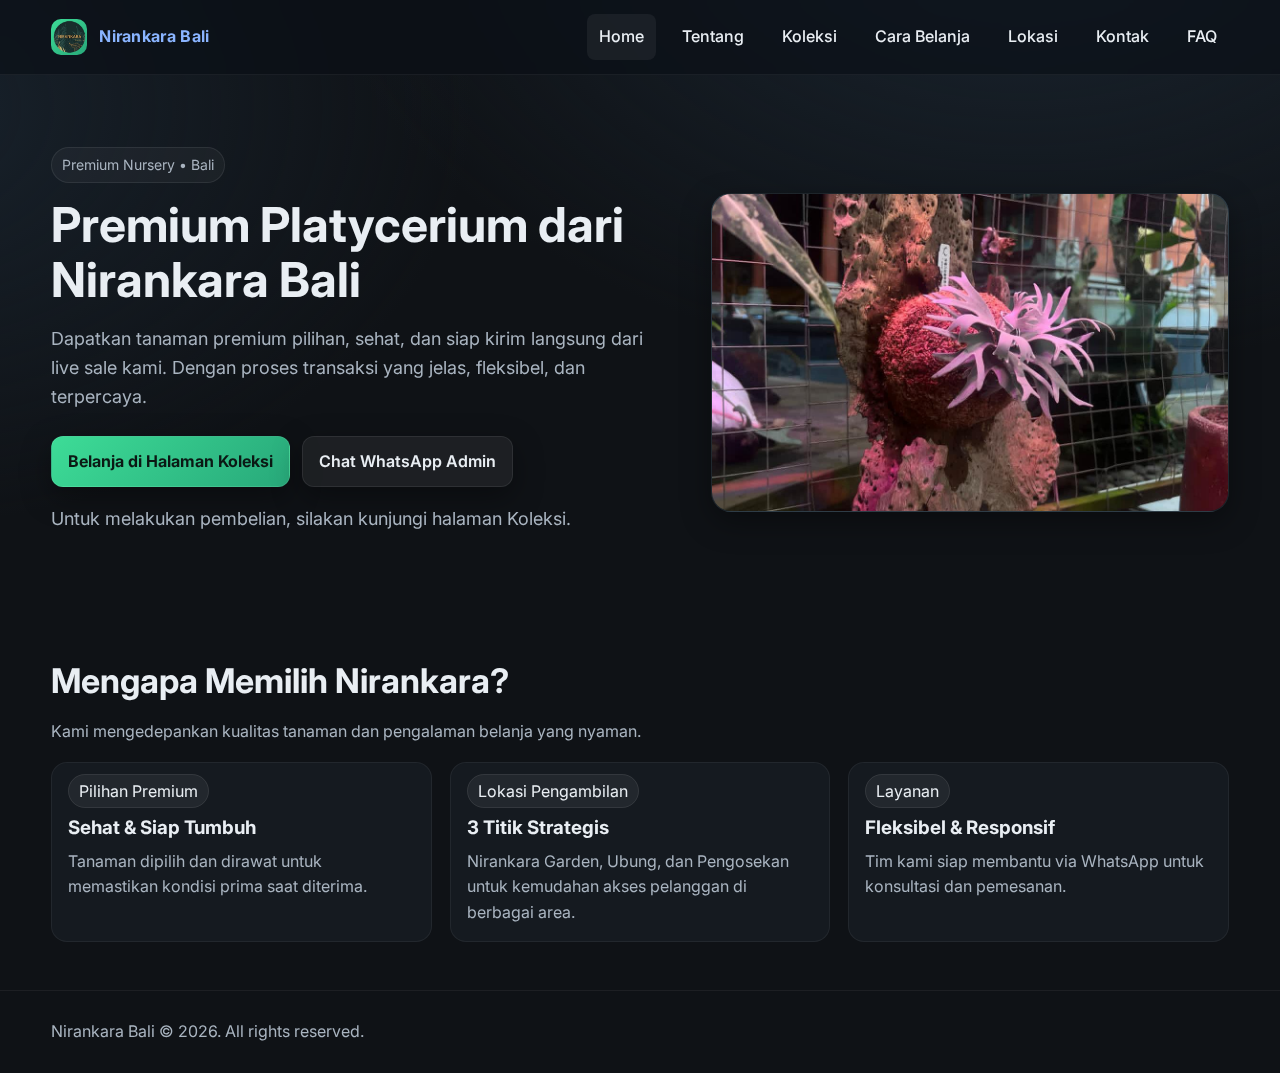
<file: index.html>
<!DOCTYPE html>
<html lang="id">
<head>
  <meta charset="UTF-8">
  <meta name="viewport" content="width=device-width, initial-scale=1.0">
  <title>Nirankara Bali — Premium Platycerium</title>
  <meta name="description" content="Nirankara Bali: spesialis Platycerium & Anthurium premium. Transparan, fleksibel, terpercaya.">
  <link rel="preconnect" href="https://fonts.googleapis.com">
  <link rel="preconnect" href="https://fonts.gstatic.com" crossorigin>
  <link href="https://fonts.googleapis.com/css2?family=Inter:wght@400;500;600;700;900&display=swap" rel="stylesheet">
  <link rel="stylesheet" href="assets/css/style.css">
</head>
<body>
  <header class="site-header">
    <div class="container nav">
      <a href="index.html" class="brand" aria-label="Nirankara Bali">
        <img src="Foto/Logo.png" class="logo" alt="Logo Nirankara Bali">
        <span>Nirankara Bali</span>
      </a>
      <nav class="nav-links">
        <a href="index.html" class="active">Home</a>
        <a href="tentang.html">Tentang</a>
        <a href="koleksi.html">Koleksi</a>
        <a href="belanja.html">Cara Belanja</a>
        <a href="lokasi.html">Lokasi</a>
        <a href="kontak.html">Kontak</a>
        <a href="faq.html">FAQ</a>
      </nav>
      <button class="nav-toggle" aria-label="Toggle navigation">☰</button>
    </div>
  </header>

  <main>
    <section class="hero">
      <div class="container hero-grid">
        <div>
          <span class="eyebrow">Premium Nursery • Bali</span>
          <h1>Premium Platycerium dari Nirankara Bali</h1>
          <p>Dapatkan tanaman premium pilihan, sehat, dan siap kirim langsung dari live sale kami. Dengan proses transaksi yang jelas, fleksibel, dan terpercaya.</p>
          <div class="cta-row">
            <a class="btn" href="koleksi.html">Belanja di Halaman Koleksi</a>
            <a class="btn secondary" href="https://wa.me/6285173001474" target="_blank" rel="noopener">Chat WhatsApp Admin</a>
          </div>
          <p>Untuk melakukan pembelian, silakan kunjungi halaman Koleksi.</p>
        </div>
        <div class="media-card">
          <img src="Foto/Berandaaa.jpg" alt="Ilustrasi Platycerium & Anthurium">
        </div>
      </div>
    </section>

    <section class="section">
      <div class="container">
        <h2>Mengapa Memilih Nirankara?</h2>
        <p class="lead">Kami mengedepankan kualitas tanaman dan pengalaman belanja yang nyaman.</p>
        <div class="cards">
          <div class="card">
            <span class="chip">Pilihan Premium</span>
            <h3>Sehat & Siap Tumbuh</h3>
            <p>Tanaman dipilih dan dirawat untuk memastikan kondisi prima saat diterima.</p>
          </div>
          <div class="card">
            <span class="chip">Lokasi Pengambilan</span>
            <h3>3 Titik Strategis</h3>
            <p>Nirankara Garden, Ubung, dan Pengosekan untuk kemudahan akses pelanggan di berbagai area.</p>
          </div>
          <div class="card">
            <span class="chip">Layanan</span>
            <h3>Fleksibel & Responsif</h3>
            <p>Tim kami siap membantu via WhatsApp untuk konsultasi dan pemesanan.</p>
          </div>
        </div>
      </div>
    </section>
  </main>

  <footer class="site-footer">
    <div class="container">
      <div>Nirankara Bali © <span id="year"></span>. All rights reserved.</div>
    </div>
  </footer>

  <script src="assets/js/main.js"></script>
  <script>
    document.getElementById('year').textContent = new Date().getFullYear();
  </script>
</body>
<noscript>Aktifkan JavaScript untuk pengalaman terbaik.</noscript>
</html>
</file>
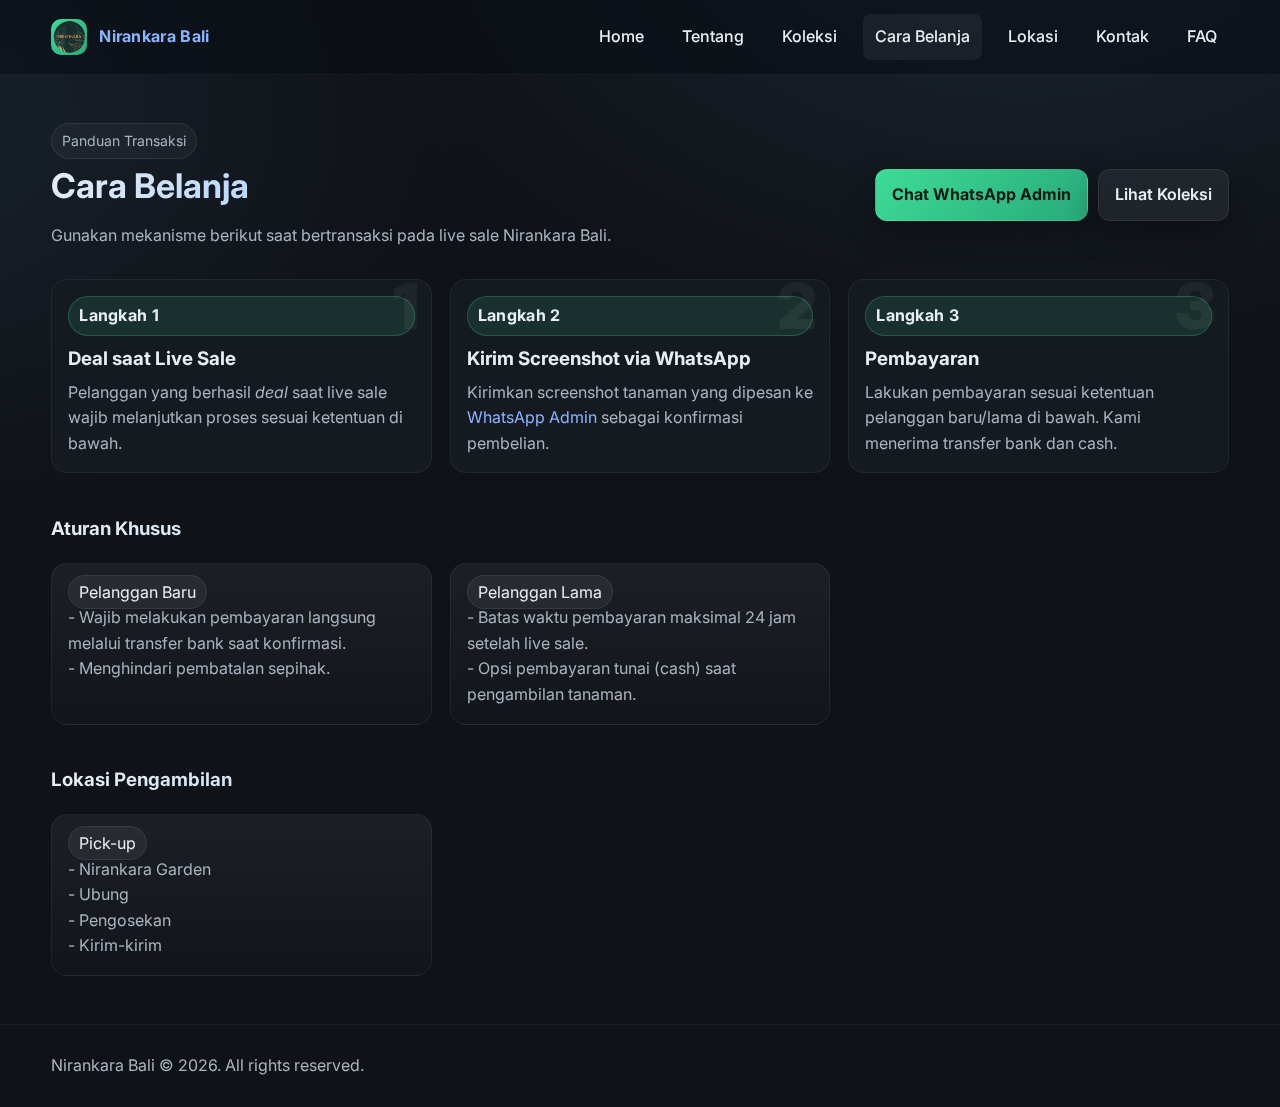
<file: belanja.html>
<!DOCTYPE html>
<html lang="id">
<head>
  <meta charset="UTF-8">
  <meta name="viewport" content="width=device-width, initial-scale=1.0">
  <title>Cara Belanja — Nirankara Bali</title>
  <meta name="description" content="Panduan langkah belanja di Nirankara Bali: screenshot, WhatsApp Admin, pembayaran.">
  <link rel="preconnect" href="https://fonts.googleapis.com">
  <link rel="preconnect" href="https://fonts.gstatic.com" crossorigin>
  <link href="https://fonts.googleapis.com/css2?family=Inter:wght@400;500;600;700;900&display=swap" rel="stylesheet">
  <link rel="stylesheet" href="assets/css/style.css">
</head>
<body>
  <header class="site-header">
    <div class="container nav">
      <a href="index.html" class="brand" aria-label="Nirankara Bali">
        <img src="Foto/Logo.png" class="logo" alt="Logo Nirankara Bali">
        <span>Nirankara Bali</span>
      </a>
      <nav class="nav-links">
        <a href="index.html">Home</a>
        <a href="tentang.html">Tentang</a>
        <a href="koleksi.html">Koleksi</a>
        <a href="belanja.html" class="active">Cara Belanja</a>
        <a href="lokasi.html">Lokasi</a>
        <a href="kontak.html">Kontak</a>
        <a href="faq.html">FAQ</a>
      </nav>
      <button class="nav-toggle" aria-label="Toggle navigation">☰</button>
    </div>
  </header>

  <main>
    <section class="section">
      <div class="container">
        <div class="section-header">
          <div>
            <div class="eyebrow">Panduan Transaksi</div>
            <h2 class="gradient-text">Cara Belanja</h2>
            <p class="lead">Gunakan mekanisme berikut saat bertransaksi pada live sale Nirankara Bali.</p>
          </div>
          <div class="section-actions">
            <a class="btn" href="https://wa.me/6285173001474" target="_blank" rel="noopener">Chat WhatsApp Admin</a>
            <a class="btn secondary" href="koleksi.html">Lihat Koleksi</a>
          </div>
        </div>
        <div class="cards steps-grid">
          <div class="card step">
            <div class="step-num">1</div>
            <span class="chip brand">Langkah 1</span>
            <h3>Deal saat Live Sale</h3>
            <p>Pelanggan yang berhasil <em>deal</em> saat live sale wajib melanjutkan proses sesuai ketentuan di bawah.</p>
          </div>
          <div class="card step">
            <div class="step-num">2</div>
            <span class="chip brand">Langkah 2</span>
            <h3>Kirim Screenshot via WhatsApp</h3>
            <p>Kirimkan screenshot tanaman yang dipesan ke <a href="https://wa.me/6285173001474" target="_blank" rel="noopener">WhatsApp Admin</a> sebagai konfirmasi pembelian.</p>
          </div>
          <div class="card step">
            <div class="step-num">3</div>
            <span class="chip brand">Langkah 3</span>
            <h3>Pembayaran</h3>
            <p>Lakukan pembayaran sesuai ketentuan pelanggan baru/lama di bawah. Kami menerima transfer bank dan cash.</p>
          </div>
        </div>

        <div class="spacer"></div>
        <h3 class="gradient-text">Aturan Khusus</h3>
        <div class="cards">
          <div class="card glass">
            <span class="chip">Pelanggan Baru</span>
            <p>
              - Wajib melakukan pembayaran langsung melalui transfer bank saat konfirmasi.<br>
              - Menghindari pembatalan sepihak.
            </p>
          </div>
          <div class="card glass">
            <span class="chip">Pelanggan Lama</span>
            <p>
              - Batas waktu pembayaran maksimal 24 jam setelah live sale.<br>
              - Opsi pembayaran tunai (cash) saat pengambilan tanaman.<br>
            </p>
          </div>
        </div>

        <div class="spacer"></div>
        <h3 class="gradient-text">Lokasi Pengambilan</h3>
        <div class="cards">
          <div class="card glass">
            <span class="chip">Pick-up</span>
            <p>
              - Nirankara Garden<br>
              - Ubung<br>
              - Pengosekan<br>
              - Kirim-kirim
            </p>
          </div>
        </div>
      </div>
    </section>
  </main>

  <footer class="site-footer">
    <div class="container">
      <div>Nirankara Bali © <span id="year"></span>. All rights reserved.</div>
    </div>
  </footer>

  <script src="assets/js/main.js"></script>
  <script>document.getElementById('year').textContent = new Date().getFullYear();</script>
</body>
</html>
</file>
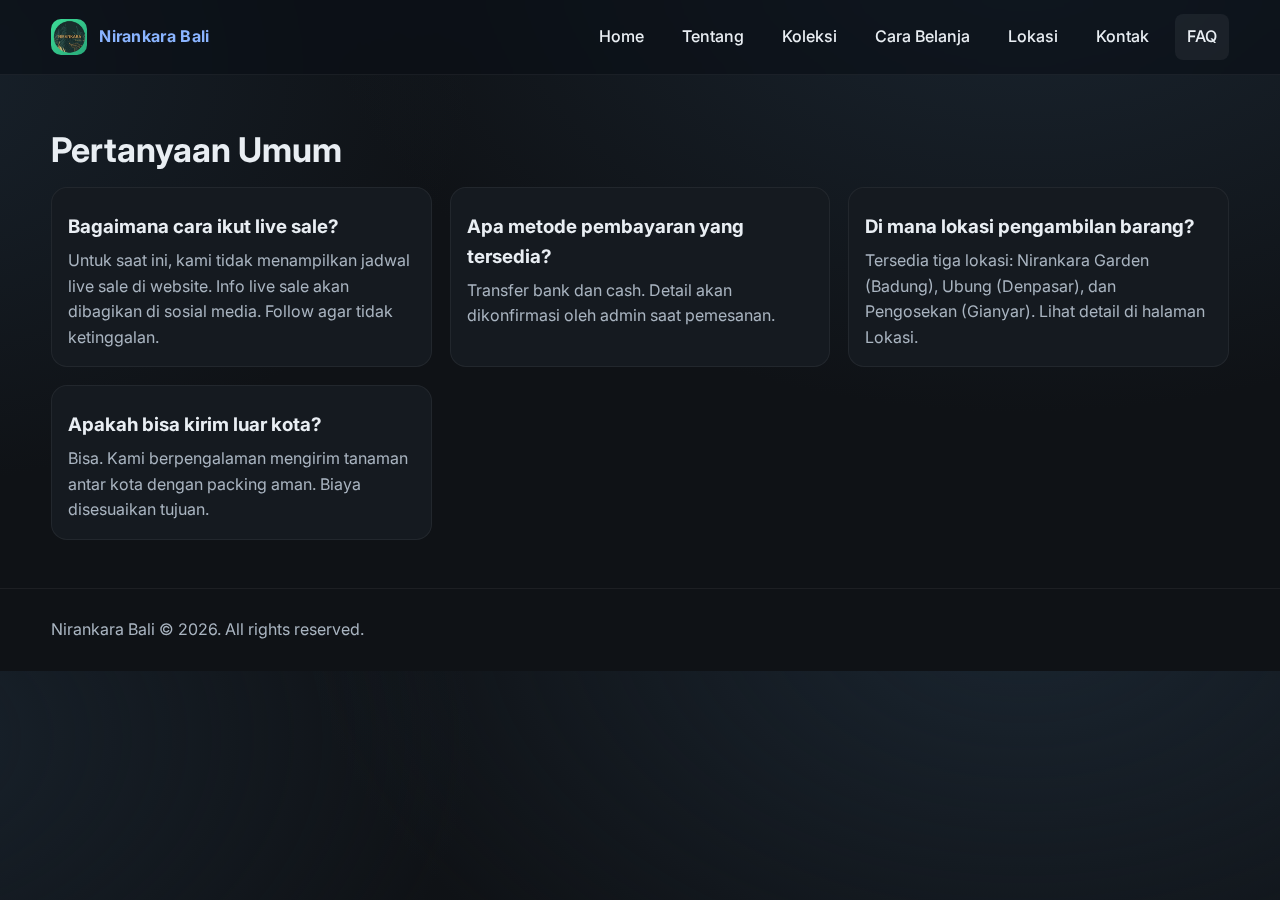
<file: faq.html>
<!DOCTYPE html>
<html lang="id">
<head>
  <meta charset="UTF-8">
  <meta name="viewport" content="width=device-width, initial-scale=1.0">
  <title>FAQ — Nirankara Bali</title>
  <meta name="description" content="Pertanyaan umum tentang pembelian, pembayaran, dan lokasi pengambilan di Nirankara Bali.">
  <link rel="preconnect" href="https://fonts.googleapis.com">
  <link rel="preconnect" href="https://fonts.gstatic.com" crossorigin>
  <link href="https://fonts.googleapis.com/css2?family=Inter:wght@400;500;600;700;900&display=swap" rel="stylesheet">
  <link rel="stylesheet" href="assets/css/style.css">
</head>
<body>
  <header class="site-header">
    <div class="container nav">
      <a href="index.html" class="brand" aria-label="Nirankara Bali">
        <img src="Foto/Logo.png" class="logo" alt="Logo Nirankara Bali">
        <span>Nirankara Bali</span>
      </a>
      <nav class="nav-links">
        <a href="index.html">Home</a>
        <a href="tentang.html">Tentang</a>
        <a href="koleksi.html">Koleksi</a>
        <a href="belanja.html">Cara Belanja</a>
        <a href="lokasi.html">Lokasi</a>
        <a href="kontak.html">Kontak</a>
        <a href="faq.html" class="active">FAQ</a>
      </nav>
      <button class="nav-toggle" aria-label="Toggle navigation">☰</button>
    </div>
  </header>

  <main>
    <section class="section">
      <div class="container">
        <h2>Pertanyaan Umum</h2>
        <div class="cards">
          <div class="card">
            <h3>Bagaimana cara ikut live sale?</h3>
            <p class="muted">Untuk saat ini, kami tidak menampilkan jadwal live sale di website. Info live sale akan dibagikan di sosial media. Follow agar tidak ketinggalan.</p>
          </div>
          <div class="card">
            <h3>Apa metode pembayaran yang tersedia?</h3>
            <p class="muted">Transfer bank dan cash. Detail akan dikonfirmasi oleh admin saat pemesanan.</p>
          </div>
          <div class="card">
            <h3>Di mana lokasi pengambilan barang?</h3>
            <p class="muted">Tersedia tiga lokasi: Nirankara Garden (Badung), Ubung (Denpasar), dan Pengosekan (Gianyar). Lihat detail di halaman Lokasi.</p>
          </div>
          <div class="card">
            <h3>Apakah bisa kirim luar kota?</h3>
            <p class="muted">Bisa. Kami berpengalaman mengirim tanaman antar kota dengan packing aman. Biaya disesuaikan tujuan.</p>
          </div>
        </div>
      </div>
    </section>
  </main>

  <footer class="site-footer">
    <div class="container">
      <div>Nirankara Bali © <span id="year"></span>. All rights reserved.</div>
    </div>
  </footer>

  <script src="assets/js/main.js"></script>
  <script>document.getElementById('year').textContent = new Date().getFullYear();</script>
</body>
</html>
</file>
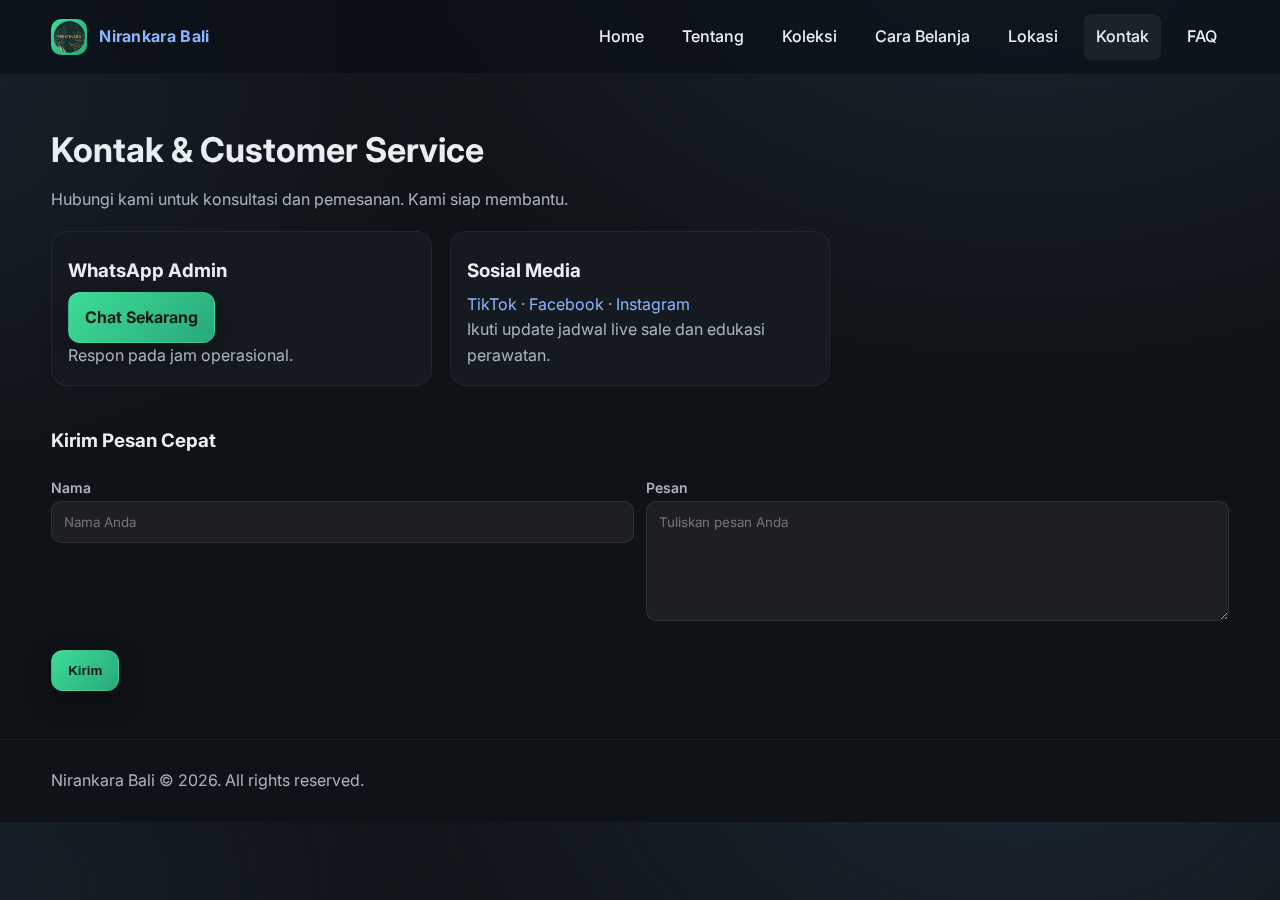
<file: kontak.html>
<!DOCTYPE html>
<html lang="id">
<head>
  <meta charset="UTF-8">
  <meta name="viewport" content="width=device-width, initial-scale=1.0">
  <title>Kontak & Customer Service — Nirankara Bali</title>
  <meta name="description" content="Kontak Nirankara Bali: WhatsApp Admin, TikTok, Facebook, dan form pesan sederhana.">
  <link rel="preconnect" href="https://fonts.googleapis.com">
  <link rel="preconnect" href="https://fonts.gstatic.com" crossorigin>
  <link href="https://fonts.googleapis.com/css2?family=Inter:wght@400;500;600;700;900&display=swap" rel="stylesheet">
  <link rel="stylesheet" href="assets/css/style.css">
</head>
<body>
  <header class="site-header">
    <div class="container nav">
      <a href="index.html" class="brand" aria-label="Nirankara Bali">
        <img src="Foto/Logo.png" class="logo" alt="Logo Nirankara Bali">
        <span>Nirankara Bali</span>
      </a>
      <nav class="nav-links">
        <a href="index.html">Home</a>
        <a href="tentang.html">Tentang</a>
        <a href="koleksi.html">Koleksi</a>
        <a href="belanja.html">Cara Belanja</a>
        <a href="lokasi.html">Lokasi</a>
        <a href="kontak.html" class="active">Kontak</a>
        <a href="faq.html">FAQ</a>
      </nav>
      <button class="nav-toggle" aria-label="Toggle navigation">☰</button>
    </div>
  </header>

  <main>
    <section class="section">
      <div class="container">
        <h2>Kontak & Customer Service</h2>
        <p class="lead">Hubungi kami untuk konsultasi dan pemesanan. Kami siap membantu.</p>

        <div class="cards">
          <div class="card">
            <h3>WhatsApp Admin</h3>
            <p>
              <a class="btn" href="https://wa.me/6285173001474" target="_blank" rel="noopener">Chat Sekarang</a>
            </p>
            <p class="muted">Respon pada jam operasional.</p>
          </div>
          <div class="card">
            <h3>Sosial Media</h3>
            <p>
              <a href="https://www.tiktok.com/@nirankarabali?_t=ZS-8zJ1MVeTuZ2&_r=1" target="_blank" rel="noopener">TikTok</a> ·
              <a href="https://www.facebook.com/share/16WvEtWr6E/" target="_blank" rel="noopener">Facebook</a> · 
              <a href="https://www.instagram.com/nirankarabali?igsh=dzZueXI5YnBuc3hu" target="_blank" rel="noopener">Instagram</a>
            </p>
            <p class="muted">Ikuti update jadwal live sale dan edukasi perawatan.</p>
          </div>
        </div>

        <div class="spacer"></div>
        <h3>Kirim Pesan Cepat</h3>
        <form id="contactForm">
          <div class="form-grid">
            <div>
              <label for="name">Nama</label>
              <input type="text" id="name" name="name" placeholder="Nama Anda" required>
            </div>
            <div>
              <label for="message">Pesan</label>
              <textarea id="message" name="message" placeholder="Tuliskan pesan Anda" required></textarea>
            </div>
          </div>
          <div class="spacer"></div>
          <button class="btn" type="submit">Kirim</button>
        </form>
      </div>
    </section>
  </main>

  <footer class="site-footer">
    <div class="container">
      <div>Nirankara Bali © <span id="year"></span>. All rights reserved.</div>
    </div>
  </footer>

  <script src="assets/js/main.js"></script>
  <script>document.getElementById('year').textContent = new Date().getFullYear();</script>
</body>
</html>
</file>
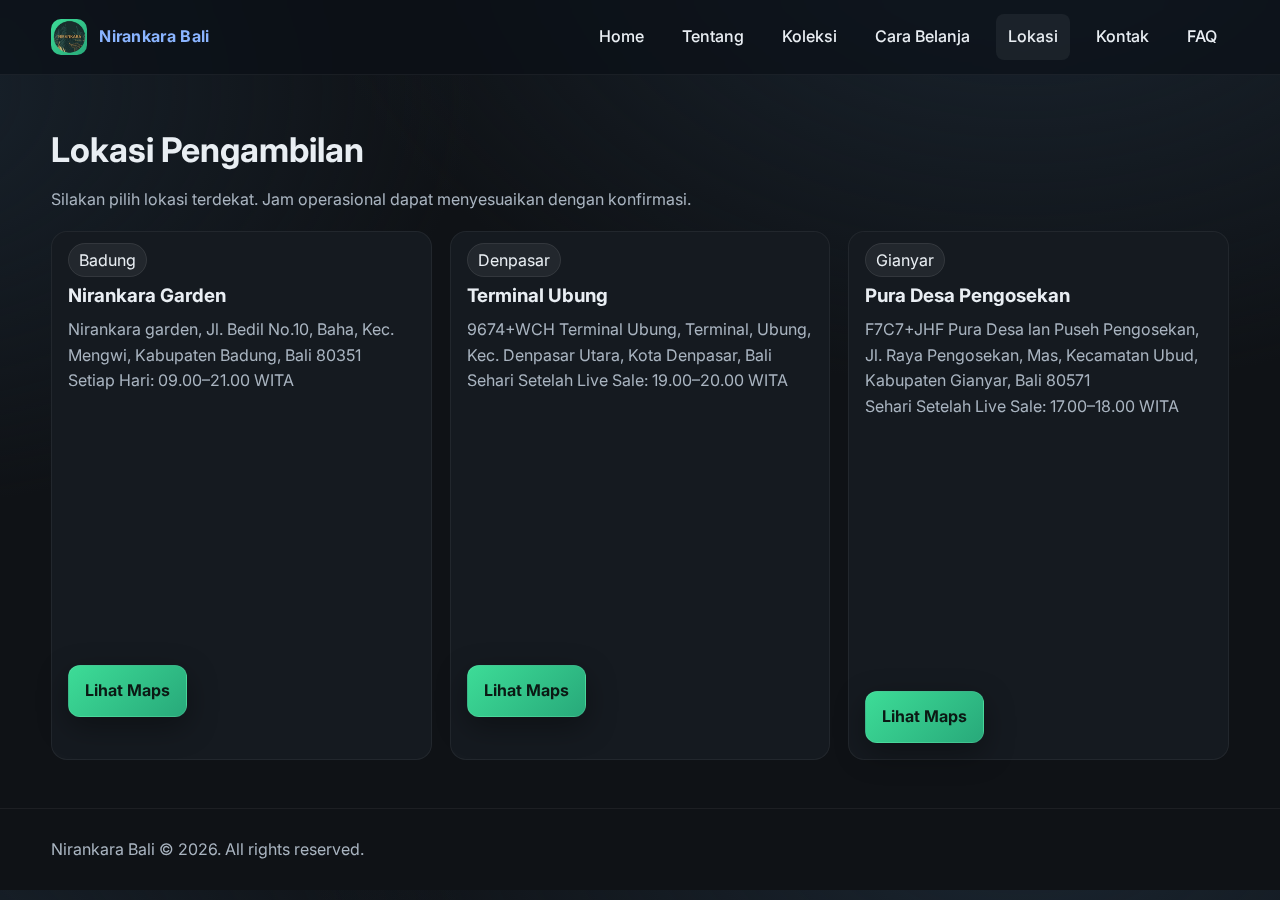
<file: lokasi.html>
<!DOCTYPE html>
<html lang="id">
<head>
  <meta charset="UTF-8">
  <meta name="viewport" content="width=device-width, initial-scale=1.0">
  <title>Lokasi Pengambilan — Nirankara Bali</title>
  <meta name="description" content="Tiga lokasi pengambilan Nirankara Bali: Nirankara Garden, Ubung, Pengosekan.">
  <link rel="preconnect" href="https://fonts.googleapis.com">
  <link rel="preconnect" href="https://fonts.gstatic.com" crossorigin>
  <link href="https://fonts.googleapis.com/css2?family=Inter:wght@400;500;600;700;900&display=swap" rel="stylesheet">
  <link rel="stylesheet" href="assets/css/style.css">
</head>
<body>
  <header class="site-header">
    <div class="container nav">
      <a href="index.html" class="brand" aria-label="Nirankara Bali">
        <img src="Foto/Logo.png" class="logo" alt="Logo Nirankara Bali">
        <span>Nirankara Bali</span>
      </a>
      <nav class="nav-links">
        <a href="index.html">Home</a>
        <a href="tentang.html">Tentang</a>
        <a href="koleksi.html">Koleksi</a>
        <a href="belanja.html">Cara Belanja</a>
        <a href="lokasi.html" class="active">Lokasi</a>
        <a href="kontak.html">Kontak</a>
        <a href="faq.html">FAQ</a>
      </nav>
      <button class="nav-toggle" aria-label="Toggle navigation">☰</button>
    </div>
  </header>

  <main>
    <section class="section">
      <div class="container">
        <h2>Lokasi Pengambilan</h2>
        <p class="lead">Silakan pilih lokasi terdekat. Jam operasional dapat menyesuaikan dengan konfirmasi.</p>
        <div class="cards">
          <div class="card">
            <span class="chip">Badung</span>
            <h3>Nirankara Garden</h3>
            <p>Nirankara garden, Jl. Bedil No.10, Baha, Kec. Mengwi, Kabupaten Badung, Bali 80351</p>
            <p class="muted">Setiap Hari: 09.00–21.00 WITA</p>
            <div class="spacer"></div>
            <iframe src="https://www.google.com/maps/embed?pb=!1m18!1m12!1m3!1d3945.8075261383724!2d115.1871567!3d-8.5180601!2m3!1f0!2f0!3f0!3m2!1i1024!2i768!4f13.1!3m3!1m2!1s0x2dd23b80826da9d3%3A0x2429b246b2ed94d3!2sNirankara%20garden!5e0!3m2!1sid!2sid!4v1756730739965!5m2!1sid!2sid" width="100%" height="220" style="border:0" loading="lazy" referrerpolicy="no-referrer-when-downgrade"></iframe>
            <div class="spacer"></div>
            <a href="https://maps.app.goo.gl/5FSj8ba1oT7kaw5UA" target="_blank" class="btn btn-primary">Lihat Maps</a>
          </div>
          <div class="card">
            <span class="chip">Denpasar</span>
            <h3>Terminal Ubung</h3>
            <p>9674+WCH Terminal Ubung, Terminal, Ubung, Kec. Denpasar Utara, Kota Denpasar, Bali</p>
            <p class="muted">Sehari Setelah Live Sale: 19.00–20.00 WITA</p>
            <div class="spacer"></div>
            <iframe src="https://www.google.com/maps/embed?pb=!1m18!1m12!1m3!1d3944.5912099752777!2d115.2061193!3d-8.635183999999999!2m3!1f0!2f0!3f0!3m2!1i1024!2i768!4f13.1!3m3!1m2!1s0x2dd23f0078bc1a03%3A0x3c64f2d55139c3af!2sTerminal%20Ubung!5e0!3m2!1sid!2sid!4v1756730502658!5m2!1sid!2sid" width="100%" height="220" style="border:0" loading="lazy" referrerpolicy="no-referrer-when-downgrade"></iframe>
            <div class="spacer"></div>
            <a href="https://maps.app.goo.gl/rsuoeVAjmoJosFvK9" target="_blank" class="btn btn-primary">Lihat Maps</a>
          </div>
          <div class="card">
            <span class="chip">Gianyar</span>
            <h3>Pura Desa Pengosekan</h3>
            <p>F7C7+JHF Pura Desa lan Puseh Pengosekan, Jl. Raya Pengosekan, Mas, Kecamatan Ubud, Kabupaten Gianyar, Bali 80571</p>
            <p class="muted">Sehari Setelah Live Sale: 17.00–18.00 WITA</p>
            <div class="spacer"></div>
            <iframe src="https://www.google.com/maps/embed?pb=!1m18!1m12!1m3!1d4524.647663164628!2d115.26028071194388!3d-8.52205299850377!2m3!1f0!2f0!3f0!3m2!1i1024!2i768!4f13.1!3m3!1m2!1s0x2dd23d73805ad457%3A0x849d390e099c1bcc!2sJl.%20Raya%20Pengosekan%20Ubud%2C%20Kecamatan%20Ubud%2C%20Kabupaten%20Gianyar%2C%20Bali%2080571!5e0!3m2!1sid!2sid!4v1756730677729!5m2!1sid!2sid" width="100%" height="220" style="border:0" loading="lazy" referrerpolicy="no-referrer-when-downgrade"></iframe>
            <div class="spacer"></div>
            <a href="https://maps.app.goo.gl/BJKCxfVSiEfbsnp37" target="_blank" class="btn btn-primary">Lihat Maps</a>
          </div>
        </div>
      </div>
    </section>
  </main>

  <footer class="site-footer">
    <div class="container">
      <div>Nirankara Bali © <span id="year"></span>. All rights reserved.</div>
    </div>
  </footer>

  <script src="assets/js/main.js"></script>
  <script>document.getElementById('year').textContent = new Date().getFullYear();</script>
</body>
</html>
</file>
<file: assets/css/style.css>
/* Global Styles */
:root {
  --bg: #0f1216;
  --card: #151a20;
  --muted: #a9b4c0;
  --text: #e9eef3;
  --brand: #3ddc97;
  --brand-2: #28a97a;
  --accent: #8ab4ff;
  --danger: #ff6b6b;
  --shadow: 0 10px 30px rgba(0,0,0,0.35);
  --ease-out: cubic-bezier(.16,1,.3,1);
}

* {
  box-sizing: border-box;
}

html, body {
  padding: 0;
  margin: 0;
  font-family: Inter, system-ui, -apple-system, Segoe UI, Roboto, Helvetica, Arial, "Apple Color Emoji", "Segoe UI Emoji";
  color: var(--text);
  background: radial-gradient(1200px 800px at 80% -10%, #1a2530 0%, transparent 60%),
              radial-gradient(1000px 700px at -10% 10%, #18222c 0%, transparent 60%),
              var(--bg);
  line-height: 1.6;
}

img, video {
  max-width: 100%;
  display: block;
}

a {
  color: var(--accent);
  text-decoration: none;
}

.container {
  width: min(1200px, 92%);
  margin: 0 auto;
}

/* Header & Navigation */
header.site-header {
  position: sticky;
  top: 0;
  width: 100%;
  backdrop-filter: saturate(140%) blur(10px);
  background: rgba(10, 14, 18, 0.6);
  border-bottom: 1px solid rgba(255,255,255,0.06);
  z-index: 50;
  transition: background .3s var(--ease-out), border-color .3s var(--ease-out);
}

.nav {
  display: flex;
  align-items: center;
  justify-content: space-between;
  padding: 14px 0;
}

.brand {
  display: flex;
  align-items: center;
  gap: 12px;
  font-weight: 700;
  letter-spacing: 0.3px;
}

.brand .logo {
  width: 36px;
  height: 36px;
  border-radius: 10px;
  background: linear-gradient(135deg, var(--brand), var(--brand-2));
  display: grid;
  place-items: center;
  color: #0b1914;
  font-weight: 900;
}

.nav-links {
  display: flex;
  gap: 14px;
}

.nav-links a {
  padding: 10px 12px;
  border-radius: 8px;
  color: var(--text);
  font-weight: 500;
  transition: background .2s ease, color .2s ease;
}

.nav-links a:hover,
.nav-links a.active {
  background: rgba(255,255,255,0.06);
}

.nav-toggle {
  display: none;
  width: 40px;
  height: 40px;
  border-radius: 10px;
  background: rgba(255,255,255,0.06);
  border: 1px solid rgba(255,255,255,0.08);
  color: var(--text);
}

/* Hero */
.hero {
  padding: 72px 0 48px;
}

.hero-grid {
  display: grid;
  grid-template-columns: 1.2fr 1fr;
  gap: 38px;
  align-items: center;
}

.eyebrow {
  display: inline-flex;
  align-items: center;
  gap: 10px;
  padding: 6px 10px;
  border-radius: 999px;
  border: 1px solid rgba(255,255,255,0.08);
  background: rgba(255,255,255,0.04);
  color: var(--muted);
  font-size: 14px;
}

.hero h1 {
  font-size: clamp(28px, 5vw, 48px);
  line-height: 1.15;
  margin: 14px 0 12px;
}

.hero p {
  color: var(--muted);
  font-size: 18px;
  margin-bottom: 24px;
}

.cta-row {
  display: flex;
  gap: 12px;
  flex-wrap: wrap;
}

.btn {
  display: inline-flex;
  align-items: center;
  gap: 10px;
  padding: 12px 16px;
  border-radius: 12px;
  border: 1px solid rgba(255,255,255,0.08);
  color: #0b1914;
  font-weight: 700;
  background: linear-gradient(135deg, var(--brand), var(--brand-2));
  box-shadow: var(--shadow);
  transition: transform .18s var(--ease-out), box-shadow .18s var(--ease-out), filter .18s var(--ease-out);
}

.btn.secondary {
  background: rgba(255,255,255,0.06);
  color: var(--text);
  font-weight: 600;
  transition: transform .18s var(--ease-out), background .18s var(--ease-out), box-shadow .18s var(--ease-out);
}

.btn:active { transform: translateY(1px) scale(0.99); }
.btn:hover { filter: brightness(1.02); }

.media-card {
  border-radius: 20px;
  overflow: hidden;
  background: linear-gradient(180deg, #21303b, #0f171d);
  border: 1px solid rgba(255,255,255,0.06);
  box-shadow: var(--shadow);
}

.media-card img, .media-card video {
  width: 100%;
  height: 100%;
  object-fit: cover;
}

/* Sections */
section.section {
  padding: 48px 0;
}

.section h2 {
  font-size: clamp(22px, 3.8vw, 34px);
  margin: 0 0 10px;
}

.section p.lead {
  color: var(--muted);
  margin: 0 0 18px;
}

.cards {
  display: grid;
  grid-template-columns: repeat(3, 1fr);
  gap: 18px;
}

.card {
  background: var(--card);
  border: 1px solid rgba(255,255,255,0.06);
  border-radius: 16px;
  padding: 16px;
  transition: transform .18s ease, box-shadow .18s ease, border-color .18s ease;
  box-shadow: 0 0 0 rgba(0,0,0,0);
}

.card h3 { margin: 8px 0 6px; }
.card p { color: var(--muted); margin: 0; }

.card:hover {
  transform: translateY(-3px);
  box-shadow: var(--shadow);
  border-color: rgba(255,255,255,0.12);
}

/* Fancy gradient text */
.gradient-text {
  background: linear-gradient(135deg, var(--text), #b8d7ff 40%, var(--accent));
  -webkit-background-clip: text;
  background-clip: text;
  color: transparent;
}

/* Steps */
.steps-grid {
  grid-template-columns: repeat(auto-fit, minmax(240px, 1fr));
}

.step { position: relative; overflow: hidden; }
.step .step-num {
  position: absolute;
  right: 12px;
  top: -6px;
  font-size: 64px;
  font-weight: 900;
  line-height: 1;
  color: rgba(255,255,255,0.05);
  pointer-events: none;
}

/* Glass effect cards */
.glass {
  background: linear-gradient(180deg, rgba(255,255,255,0.06), rgba(255,255,255,0.02));
  backdrop-filter: blur(6px) saturate(120%);
}

/* Chip variants */
.chip.brand {
  background: rgba(61, 220, 151, 0.12);
  border-color: rgba(61, 220, 151, 0.25);
}

/* Gallery */
.filters {
  display: flex;
  gap: 10px;
  flex-wrap: wrap;
  margin-bottom: 16px;
}

.filter-btn {
  padding: 8px 12px;
  border-radius: 999px;
  border: 1px solid rgba(255,255,255,0.08);
  background: rgba(255,255,255,0.06);
  color: var(--text);
}

.gallery-grid {
  display: grid;
  grid-template-columns: repeat(3, 1fr);
  gap: 20px;
}

/* Plant Card Styles */
.plant-card {
  background: var(--card);
  border: 1px solid rgba(255,255,255,0.06);
  border-radius: 16px;
  overflow: hidden;
  transition: transform .22s ease, box-shadow .22s ease, border-color .22s ease;
  box-shadow: 0 0 0 rgba(0,0,0,0);
}

.plant-card:hover {
  transform: translateY(-3px);
  border-color: rgba(255,255,255,0.12);
  box-shadow: var(--shadow);
}

.gallery-item {
  position: relative;
  border-radius: 0;
  overflow: hidden;
  border: none;
  cursor: zoom-in;
  transition: box-shadow .22s ease, border-color .22s ease, transform .22s ease;
}

.gallery-item img {
  width: 100%;
  height: 280px;
  object-fit: cover;
  transition: transform .28s var(--ease-out), filter .28s var(--ease-out);
}

.gallery-item::after {
  content: '';
  position: absolute;
  inset: 0;
  background: linear-gradient(180deg, rgba(0,0,0,0) 60%, rgba(0,0,0,0.18));
  opacity: 0;
  transition: opacity .22s ease;
}

.gallery-item:hover img {
  transform: scale(1.04);
  filter: saturate(110%) contrast(105%);
}

.gallery-item:hover::after { opacity: 1; }

/* Location Info Styles */
.location-info {
  margin: 24px 0 32px 0;
}

.location-card {
  display: flex;
  align-items: center;
  gap: 20px;
  padding: 20px;
  background: linear-gradient(135deg, rgba(61, 220, 151, 0.12), rgba(40, 169, 122, 0.08));
  border: 1px solid rgba(61, 220, 151, 0.3);
  border-radius: 16px;
  box-shadow: 0 4px 20px rgba(61, 220, 151, 0.15);
  transition: all 0.3s ease;
  backdrop-filter: blur(10px);
}

.location-card:hover {
  transform: translateY(-2px);
  box-shadow: 0 8px 30px rgba(61, 220, 151, 0.15);
  border-color: rgba(61, 220, 151, 0.3);
}

.location-icon {
  font-size: 2.5rem;
  flex-shrink: 0;
  display: flex;
  align-items: center;
  justify-content: center;
  width: 60px;
  height: 60px;
  background: linear-gradient(135deg, var(--brand), var(--brand-2));
  border-radius: 50%;
  box-shadow: 0 4px 15px rgba(61, 220, 151, 0.3);
}

.location-details h3 {
  margin: 0 0 8px 0;
  font-size: 1.2rem;
  font-weight: 700;
  color: var(--text);
  text-shadow: 0 1px 2px rgba(0,0,0,0.3);
}

.location-name {
  margin: 0 0 4px 0;
  font-size: 1.1rem;
  font-weight: 600;
  color: var(--brand);
  text-shadow: 0 1px 2px rgba(0,0,0,0.2);
}

.location-address {
  margin: 0 0 8px 0;
  font-size: 1rem;
  color: var(--text);
  font-weight: 500;
  text-shadow: 0 1px 2px rgba(0,0,0,0.2);
}

.location-note {
  margin: 0;
  font-size: 0.9rem;
  color: var(--text);
  font-style: italic;
  opacity: 0.8;
}

/* Plant Info Styles */
.plant-info {
  padding: 16px;
}

.plant-info h3 {
  margin: 0 0 8px 0;
  font-size: 1.1rem;
  font-weight: 600;
  color: var(--text);
}

.plant-info .price {
  margin: 0 0 12px 0;
  font-size: 1.2rem;
  font-weight: 700;
  color: var(--brand);
}

.order-btn {
  width: 100%;
  justify-content: center;
  font-size: 0.9rem;
  padding: 10px 16px;
}

/* Modern gallery responsive */
.gallery-modern {
  grid-template-columns: repeat(auto-fit, minmax(220px, 1fr));
  gap: 16px;
}

.badge {
  position: absolute;
  left: 10px;
  top: 10px;
  padding: 6px 10px;
  border-radius: 999px;
  font-size: 12px;
  background: rgba(0,0,0,0.5);
  border: 1px solid rgba(255,255,255,0.15);
}

/* Modal */
.modal-overlay {
  position: fixed;
  inset: 0;
  display: none;
  align-items: center;
  justify-content: center;
  background: rgba(0,0,0,0.55);
  z-index: 100;
  opacity: 0;
  transition: opacity .25s var(--ease-out);
}

.modal-overlay.open { display: flex; opacity: 1; }

.modal {
  width: min(500px, 92%);
  background: var(--card);
  border: 1px solid rgba(255,255,255,0.08);
  border-radius: 16px;
  overflow: hidden;
  box-shadow: var(--shadow);
  transform: translateY(8px) scale(0.98);
  opacity: 0.98;
  transition: transform .28s var(--ease-out), opacity .28s var(--ease-out);
}

.modal header {
  display: flex;
  align-items: center;
  justify-content: space-between;
  padding: 12px 14px;
  border-bottom: 1px solid rgba(255,255,255,0.06);
}

.modal .content {
  display: grid;
  grid-template-columns: 1fr 0,8fr;
  gap: 10px;
  padding: 10px;
}

.modal-overlay.open .modal { transform: translateY(0) scale(1); opacity: 1; }

.modal .content img { width: 220px; height: 220px; object-fit: cover; border-radius: 10px; }
.modal h3 { margin: 0; }
.modal p { color: var(--muted); }

.close-btn {
  background: rgba(255,255,255,0.06);
  border: 1px solid rgba(255,255,255,0.08);
  color: var(--text);
  border-radius: 8px;
  padding: 8px 10px;
}

/* Forms */
form .form-grid {
  display: grid;
  grid-template-columns: 1fr 1fr;
  gap: 12px;
}

/* Hide mobile pickup list on larger screens */
.mobile-pickup-list { display: none; }

label { font-weight: 600; font-size: 14px; color: var(--muted); }
input, textarea, select {
  width: 100%;
  padding: 12px;
  border-radius: 10px;
  background: rgba(255,255,255,0.06);
  border: 1px solid rgba(255,255,255,0.08);
  color: var(--text);
  font-family: inherit;
  transition: border-color .2s var(--ease-out), box-shadow .2s var(--ease-out), background .2s var(--ease-out);
}

select {
  background: rgba(255,255,255,0.08);
  color: var(--text);
}

select option {
  background: var(--card);
  color: var(--text);
  padding: 8px;
  font-weight: 500;
}

/* Additional styling for better dropdown visibility */
select {
  -webkit-appearance: none;
  -moz-appearance: none;
  appearance: none;
  background-image: url("data:image/svg+xml;charset=UTF-8,%3csvg xmlns='http://www.w3.org/2000/svg' viewBox='0 0 24 24' fill='none' stroke='%23e9eef3' stroke-width='2' stroke-linecap='round' stroke-linejoin='round'%3e%3cpolyline points='6,9 12,15 18,9'%3e%3c/polyline%3e%3c/svg%3e");
  background-repeat: no-repeat;
  background-position: right 12px center;
  background-size: 16px;
  padding-right: 40px;
}

input:focus, textarea:focus, select:focus {
  outline: none;
  border-color: var(--brand);
  box-shadow: 0 0 0 2px rgba(61, 220, 151, 0.1);
}

input[readonly] {
  background: rgba(255,255,255,0.03);
  color: var(--muted);
  cursor: not-allowed;
}

textarea { min-height: 120px; resize: vertical; }

/* Order Form Styles */
.order-modal {
  width: min(600px, 92%);
}

.order-content {
  padding: 20px;
}

.form-group {
  margin-bottom: 16px;
}

.form-group label {
  display: block;
  margin-bottom: 6px;
  font-weight: 600;
  font-size: 14px;
  color: var(--muted);
}

.form-actions {
  display: flex;
  gap: 12px;
  justify-content: flex-end;
  margin-top: 24px;
  padding-top: 20px;
  border-top: 1px solid rgba(255,255,255,0.06);
}

.form-actions .btn {
  min-width: 120px;
}

/* Footer */
footer.site-footer {
  padding: 28px 0;
  border-top: 1px solid rgba(255,255,255,0.06);
  color: var(--muted);
}

/* Utilities */
.muted { color: var(--muted); }
.spacer { height: 22px; }
.chip { padding: 6px 10px; border-radius: 999px; background: rgba(255,255,255,0.06); border: 1px solid rgba(255,255,255,0.08); }

/* Reveal on scroll */
.reveal { opacity: 0; transform: translateY(16px); will-change: transform, opacity; }
.reveal.in-view { opacity: 1; transform: none; transition: transform .6s var(--ease-out), opacity .6s var(--ease-out); }
.reveal[style*="--delay"] { transition-delay: var(--delay); }

/* Subtle floating for logo and icons */
@keyframes float {
  0%, 100% { transform: translateY(0); }
  50% { transform: translateY(-4px); }
}
.brand .logo { animation: float 6s ease-in-out infinite; }
.location-icon { animation: float 7s ease-in-out infinite; }

/* Respect reduced motion */
@media (prefers-reduced-motion: reduce) {
  * { animation: none !important; transition: none !important; }
}

/* Section header with actions */
.section-header {
  display: flex;
  align-items: center;
  justify-content: space-between;
  gap: 14px;
  margin-bottom: 12px;
}

.section-actions { display: flex; gap: 10px; flex-wrap: wrap; }
.section-actions .btn { white-space: nowrap; }

@media (max-width: 680px) {
  .section-header { flex-direction: column; align-items: flex-start; }
}

/* Responsive */
@media (max-width: 960px) {
  .hero-grid { grid-template-columns: 1fr; }
  .cards { grid-template-columns: 1fr 1fr; }
  .gallery-grid { grid-template-columns: 1fr 1fr; }
  .modal .content { grid-template-columns: 1fr; }
}

@media (max-width: 680px) {
  .nav-links { display: none; position: absolute; top: 64px; right: 4%; background: rgba(10,14,18,0.95); padding: 10px; border-radius: 12px; border: 1px solid rgba(255,255,255,0.06); flex-direction: column; width: 88%; }
  .nav-links.open { display: flex; }
  .nav-toggle { display: grid; place-items: center; }
  form .form-grid { grid-template-columns: 1fr; }
  .cards { grid-template-columns: 1fr; }
  .gallery-grid { grid-template-columns: 1fr; }
  .form-actions { flex-direction: column; }
  .form-actions .btn { width: 100%; }
  
  /* Mobile-friendly select for pickup location */
  #pickupLocation { display: none; }
  .mobile-pickup-list { display: grid; grid-template-columns: 1fr; gap: 10px; margin-top: 10px; }
  .pickup-item { display: flex; align-items: center; gap: 10px; padding: 12px; border: 1px solid rgba(255,255,255,0.08); border-radius: 10px; background: rgba(255,255,255,0.06); }
  .pickup-item input { width: 18px; height: 18px; accent-color: var(--brand); }
  .pickup-item span { font-size: 16px; }
  .pickup-item:has(input:checked) { border-color: var(--brand); box-shadow: 0 0 0 2px rgba(61,220,151,0.15); background: rgba(61,220,151,0.08); }
  
  /* Location card responsive */
  .location-card {
    flex-direction: column;
    text-align: center;
    gap: 16px;
  }
  
  .location-icon {
    width: 50px;
    height: 50px;
    font-size: 2rem;
  }
}

/* Owner Section */
.owner-section {
  margin: 40px 0;
  padding: 30px;
  background: var(--card);
  border-radius: 16px;
  border: 1px solid rgba(255,255,255,0.06);
  box-shadow: var(--shadow);
}

.owner-info {
  display: flex;
  align-items: center;
  gap: 24px;
}

.owner-photo {
  flex-shrink: 0;
}

.owner-image {
  width: 120px;
  height: 120px;
  border-radius: 50%;
  object-fit: cover;
  border: 3px solid var(--brand);
  box-shadow: 0 8px 25px rgba(61, 220, 151, 0.2);
}

.owner-details h3 {
  margin: 0 0 8px 0;
  color: var(--text);
  font-size: 1.5rem;
  font-weight: 600;
}

.owner-title {
  color: var(--brand);
  font-weight: 500;
  margin: 0 0 12px 0;
  font-size: 1.1rem;
}

.owner-details p {
  margin: 0;
  color: var(--muted);
}

@media (max-width: 680px) {
  .owner-info {
    flex-direction: column;
    text-align: center;
    gap: 16px;
  }
  
  .owner-image {
    width: 100px;
    height: 100px;
  }
}

/* Photo Modal */
.photo-modal {
  display: none;
  position: fixed;
  z-index: 1000;
  left: 0;
  top: 0;
  width: 100%;
  height: 100%;
  background-color: rgba(0, 0, 0, 0.9);
  backdrop-filter: blur(5px);
  align-items: center;
  justify-content: center;
  padding: 20px;
}

.photo-modal-content {
  position: relative;
  max-width: 90%;
  max-height: 90%;
  display: flex;
  flex-direction: column;
  align-items: center;
  animation: modalFadeIn 0.3s ease-out;
}

.modal-photo-image {
  max-width: 100%;
  max-height: 80vh;
  object-fit: contain;
  border-radius: 12px;
  box-shadow: 0 20px 60px rgba(0, 0, 0, 0.5);
}

.modal-photo-caption {
  margin-top: 15px;
  color: var(--text);
  text-align: center;
  font-size: 1.1rem;
  font-weight: 500;
  max-width: 600px;
}

.photo-modal-close {
  position: absolute;
  top: -40px;
  right: 0;
  color: var(--text);
  font-size: 2rem;
  font-weight: bold;
  cursor: pointer;
  background: rgba(0, 0, 0, 0.7);
  width: 40px;
  height: 40px;
  border-radius: 50%;
  display: flex;
  align-items: center;
  justify-content: center;
  transition: all 0.3s ease;
}

.photo-modal-close:hover {
  background: rgba(255, 255, 255, 0.1);
  transform: scale(1.1);
}

.owner-image {
  cursor: pointer;
  transition: all 0.3s ease;
}

.owner-image:hover {
  transform: scale(1.05);
  box-shadow: 0 12px 35px rgba(61, 220, 151, 0.3);
}

@keyframes modalFadeIn {
  from {
    opacity: 0;
    transform: scale(0.8);
  }
  to {
    opacity: 1;
    transform: scale(1);
  }
}

@media (max-width: 680px) {
  .photo-modal-content {
    max-width: 95%;
    padding: 10px;
  }
  
  .modal-photo-image {
    max-height: 70vh;
  }
  
  .photo-modal-close {
    top: -35px;
    right: -5px;
    width: 35px;
    height: 35px;
    font-size: 1.5rem;
  }
}
</file>
